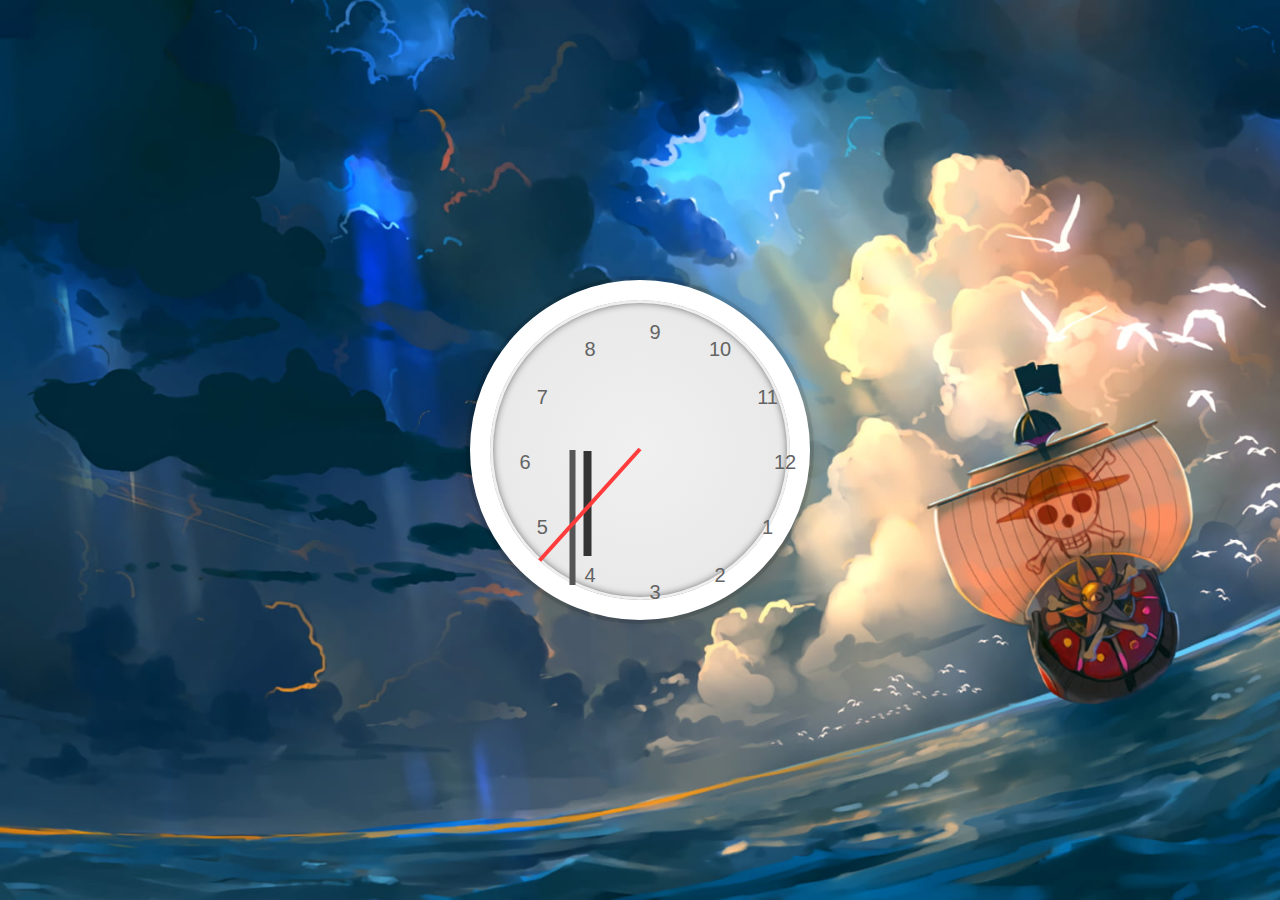
<file: Day 2/index.html>
<!DOCTYPE html>
<html lang="en">
<head>
  <meta charset="UTF-8">
  <meta name="viewport" content="width=device-width, initial-scale=1.0">
  <title>Modern Clock</title>
  <link rel="stylesheet" href="styles.css">
</head>
<body>
  <div class="clock">
    <div class="clock-face">
      <!-- Hour numbers -->
      <div class="hour-number" style="--i:1;">1</div>
      <div class="hour-number" style="--i:2;">2</div>
      <div class="hour-number" style="--i:3;">3</div>
      <div class="hour-number" style="--i:4;">4</div>
      <div class="hour-number" style="--i:5;">5</div>
      <div class="hour-number" style="--i:6;">6</div>
      <div class="hour-number" style="--i:7;">7</div>
      <div class="hour-number" style="--i:8;">8</div>
      <div class="hour-number" style="--i:9;">9</div>
      <div class="hour-number" style="--i:10;">10</div>
      <div class="hour-number" style="--i:11;">11</div>
      <div class="hour-number" style="--i:12;">12</div>
      <!-- Clock hands -->
      <div class="hand hour-hand"></div>
      <div class="hand minute-hand"></div>
      <div class="hand second-hand"></div>
    </div>
  </div>
  <script src="script.js"></script>
</body>
</html>
</file>
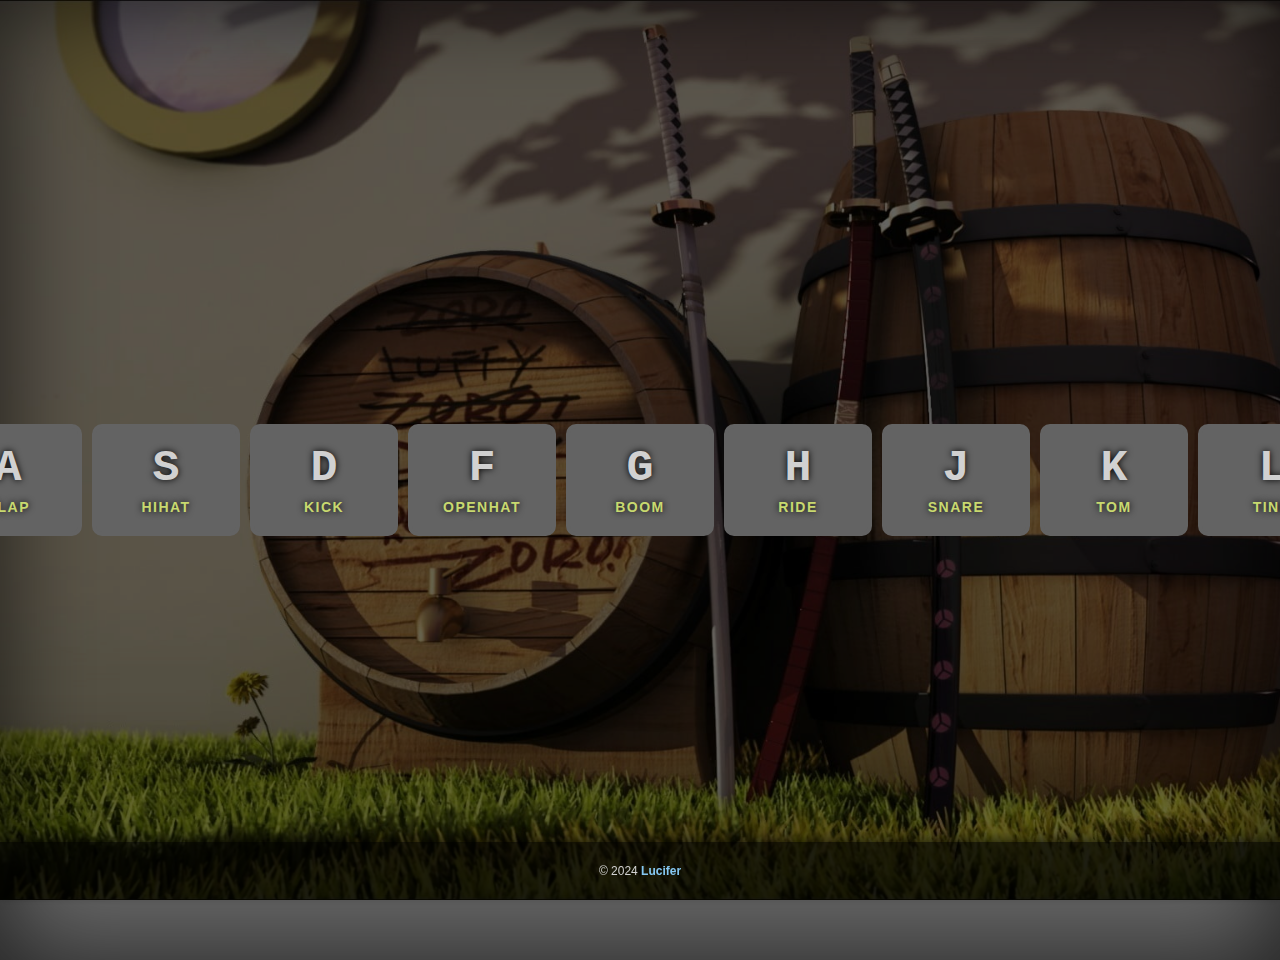
<file: Day_1/sounds/index.html>
<!DOCTYPE html>
<html lang="en">

<head>
    <meta charset="UTF-8">
    <meta name="viewport" content="width=device-width, initial-scale=1.0">
    <title>Drum Kit</title>
    <link rel="stylesheet" href="style.css">
    <link rel="icon" type="image/x-icon" href="drum.ico">
</head>

<body>

    <div class="keys">
        <!-- Keys Class start here -->
        <div data-key="65" class="key">
            <kbd>A</kbd>
            <span class="sound">clap</span>
        </div>
        <div data-key="83" class="key">
            <kbd>S</kbd>
            <span class="sound">hihat</span>
        </div>
        <div data-key="68" class="key">
            <kbd>D</kbd>
            <span class="sound">kick</span>
        </div>
        <div data-key="70" class="key">
            <kbd>F</kbd>
            <span class="sound">openhat</span>
        </div>
        <div data-key="71" class="key">
            <kbd>G</kbd>
            <span class="sound">boom</span>
        </div>
        <div data-key="72" class="key">
            <kbd>H</kbd>
            <span class="sound">ride</span>
        </div>
        <div data-key="74" class="key">
            <kbd>J</kbd>
            <span class="sound">snare</span>
        </div>
        
        <div data-key="75" class="key">
            <kbd>K</kbd>
            <span class="sound">tom</span>
        </div>
        <div data-key="76" class="key">
            <kbd>L</kbd>
            <span class="sound">tink</span>
        </div>
    </div>

    <audio data-key="65" src="/Day_1/sounds/clap.wav"></audio>
    <audio data-key="83" src="/Day_1/sounds/hihat.wav"></audio>
    <audio data-key="68" src="/Day_1/sounds/kick.wav"></audio>
    <audio data-key="70" src="/Day_1/sounds/openhat.wav"></audio>
    <audio data-key="71" src="/Day_1/sounds/boom.wav"></audio>
    <audio data-key="72" src="/Day_1/sounds/ride.wav"></audio>
    <audio data-key="74" src="/Day_1/sounds/snare.wav"></audio>
    <audio data-key="75" src="/Day_1/sounds/tom.wav"></audio>
    <audio data-key="76" src="/Day_1/sounds/tink.wav"></audio>

    <div class="footer">
        <p>&copy; 2024 <a href="https://github.com/SudipThapa-Arc" target="_blank">Lucifer</a></p>
    </div>

    <script src="script.js"></script>
</body>

</html>
</file>
<file: Day 2/styles.css>
html {
  font-family: 'Helvetica Neue', sans-serif;
  text-align: center;
  font-size: 10px;
}

body {
  background-image: url(background.png);
  margin: 0;
  font-size: 2rem;
  display: flex;
  justify-content: center;
  align-items: center;
  height: 100vh;
  background-size: cover;
}

.clock {
  width: 30rem;
  height: 30rem;
  border: 20px solid white;
  border-radius: 50%;
  position: relative;
  box-shadow:
    0 0 0 4px rgba(0, 0, 0, 0.1),
    inset 0 0 0 3px #EFEFEF,
    inset 0 0 10px black,
    0 0 10px rgba(0, 0, 0, 0.2);
  background: radial-gradient(circle, #F0F0F0 0%, #E6E6E6 100%);
}

.clock-face {
  position: relative;
  width: 100%;
  height: 100%;
  transform: translateY(-3px); /* Small offset for hands */
}

.hand {
  width: 50%;
  height: 6px;
  background: black;
  position: absolute;
  top: 50%;
  left: 50%;
  transform-origin: 0%;
  transform: translateX(-50%) rotate(90deg);
  transition: all 0.05s cubic-bezier(0.1, 2.7, 0.58, 1);
}

.hour-hand {
  height: 8px;
  width: 35%;
  background: #333;
}

.minute-hand {
  height: 6px;
  width: 45%;
  background: #555;
}

.second-hand {
  height: 4px;
  width: 50%;
  background: #FF3B3B;
}

.hour-number {
  position: absolute;
  font-size: 2rem;
  color: #636363;
  width: 3rem;
  height: 3rem;
  display: flex;
  align-items: center;
  justify-content: center;
  top: 50%;
  left: 50%;
  transform: rotate(calc(30deg * var(--i))) translate(13rem) rotate(calc(-30deg * var(--i)));
}
</file>
<file: Day_1/sounds/style.css>
html {
    font-size: 10px;
    background: url('background.jpg') bottom center;
    background-size: cover;
    background-attachment: fixed; /* Ensures background remains fixed while scrolling */
    overflow: hidden; /* Prevents scrolling */
}

body, html {
    margin: 0;
    padding: 0;
    font-family: 'Roboto', sans-serif; 
}

.keys {
    display: flex;
    min-height: 100vh;
    align-items: center;
    justify-content: center;
    gap: 1rem; 
    padding: 3rem; 
    background: rgba(0, 0, 0, 0.6); /* Subtle overlay for better contrast */
    box-shadow: inset 0 0 10rem rgba(0, 0, 0, 0.7); 
    flex-wrap: nowrap; /* Prevents wrapping to keep all keys in the same row */
    overflow-x: auto; /* Allows horizontal scrolling if buttons overflow the screen */
}

.key {
    border: .4rem solid #636363; /* Border color matching the specified grey */
    border-radius: 1rem; /* Smoother corners for a more modern appearance */
    font-size: 2rem; /* Increased font size for better readability */
    padding: 1.5rem 1rem; /* Added more padding for a balanced look */
    transition: all 0.2s ease; /* Smoother and slightly longer transition */
    width: 12rem; /* Increased width for better visual appeal */
    text-align: center;
    color: #D1D1D1; /* Softer grey for text */
    background: #636363; /* Background color for keys */
    text-shadow: 0 0 .75rem black; /* Slightly stronger text shadow */
    cursor: pointer; /* Adds a pointer cursor for interactivity */
    flex-shrink: 0; /* Prevents keys from shrinking when there's overflow */
}

.key:hover {
    transform: scale(1.05); /* Subtle hover effect */
    background: #85C7F2; /* Light blue background on hover */
    color: #636363; /* Dark grey text color on hover */
}

.playing {
    transform: scale(1.15); /* Enhanced scale effect for key press */
    border-color: #C8D96F; /* Changed to the greenish-yellow */
    box-shadow: 0 0 1.5rem #C8D96F, inset 0 0 1rem rgba(0, 0, 0, 0.8); /* Added inset shadow for depth */
    background: #85C7F2; /* Light blue background for active keys */
    color: #636363; /* Dark grey text color for active keys */
}

kbd {
    display: block;
    font-size: 4.5rem; /* Slightly larger font for the key label */
    font-weight: bold; /* Bolder text for emphasis */
    color: #D1D1D1; /* Matching text color with overall design */
}

.sound {
    font-size: 1.4rem; /* Increased font size */
    text-transform: uppercase;
    letter-spacing: .15rem; /* Slightly increased letter spacing */
    color: #C8D96F; /* Greenish-yellow color for the sound text */
    font-weight: 600; /* Added weight for better visibility */
}

.footer {
    position: fixed;
    bottom: 0;
    width: 100%;
    background-color: rgba(0, 0, 0, 0.7); /* Slightly transparent background */
    text-align: center;
    padding: 1rem 0;
    font-size: 1.2rem; /* Slightly larger font for readability */
    color: #D1D1D1; /* Soft grey text color */
    box-shadow: 0 -0.5rem 1rem rgba(0, 0, 0, 0.5); /* Subtle shadow for depth */
}

.footer a {
    color: #85C7F2; /* Light blue color for the link */
    text-decoration: none;
    font-weight: bold;
    transition: color 0.3s ease;
}

.footer a:hover {
    color: #C8D96F; /* Greenish-yellow on hover */
}
</file>
